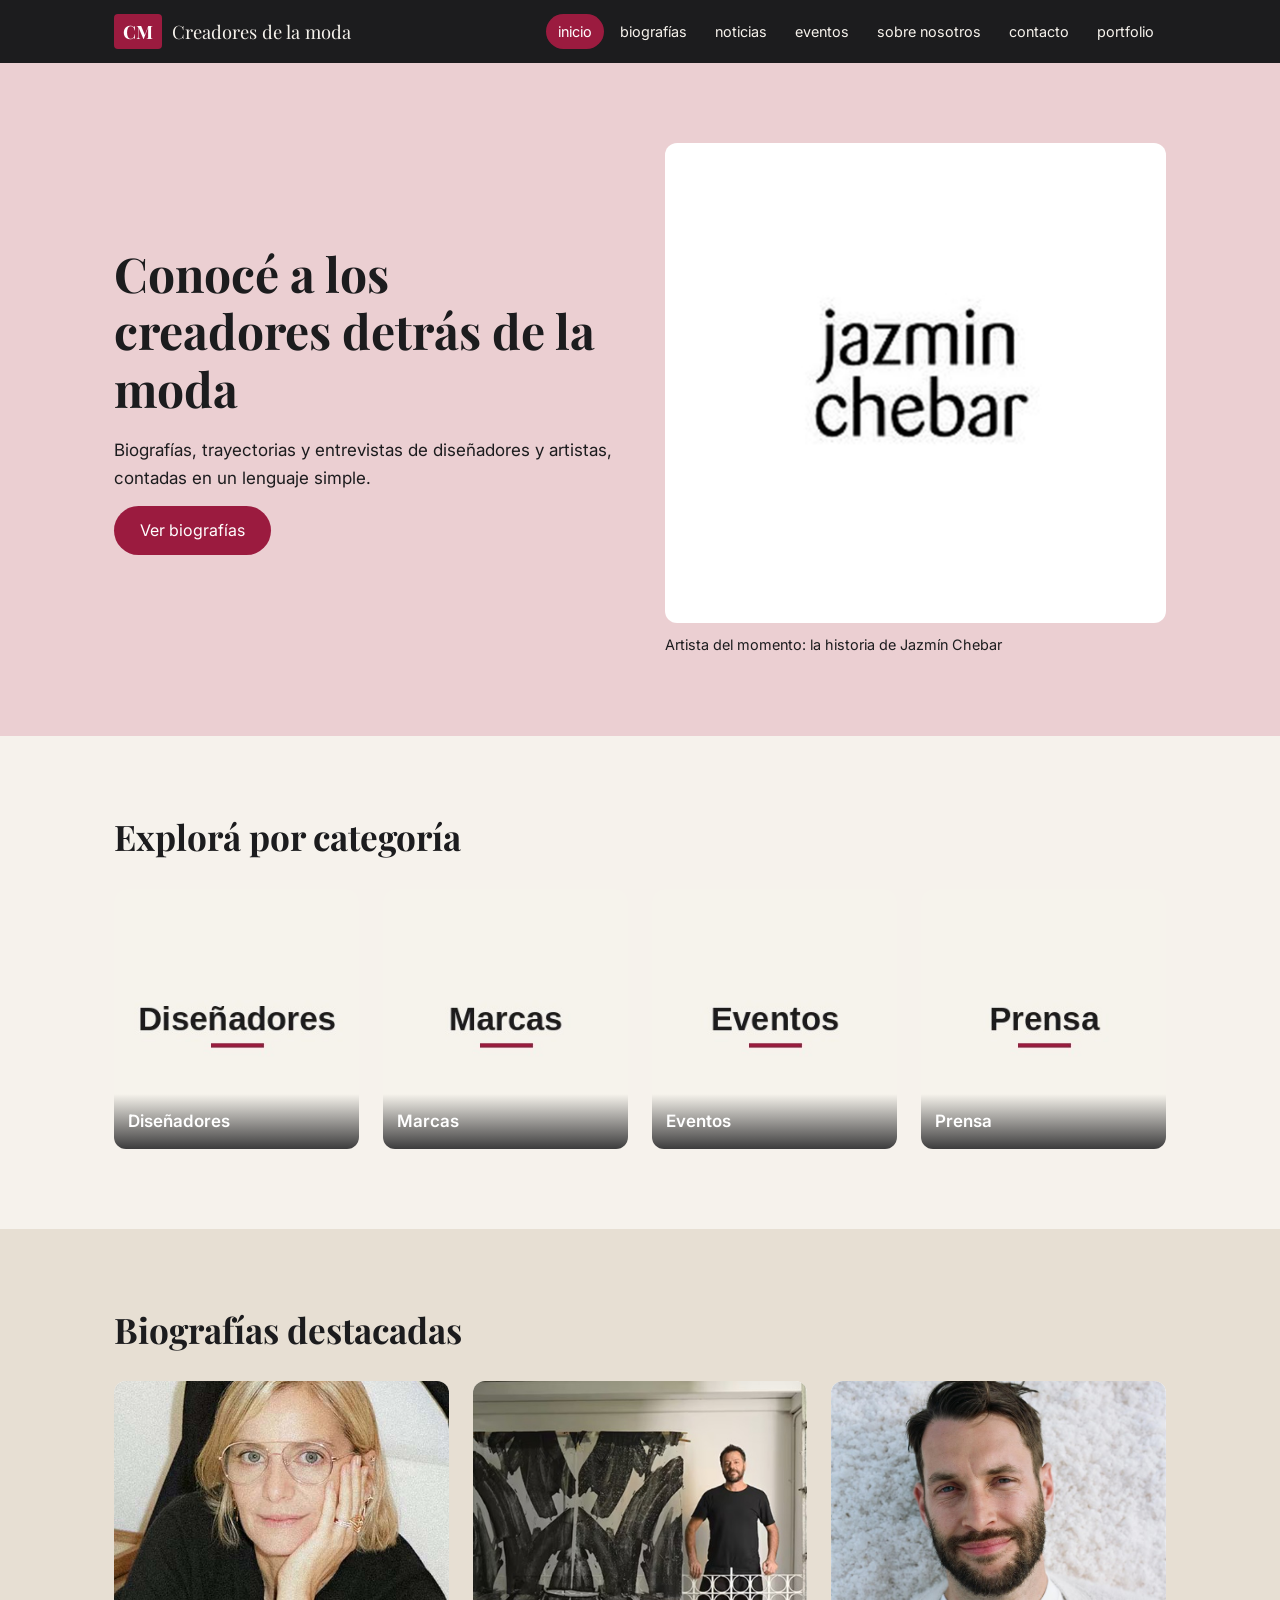
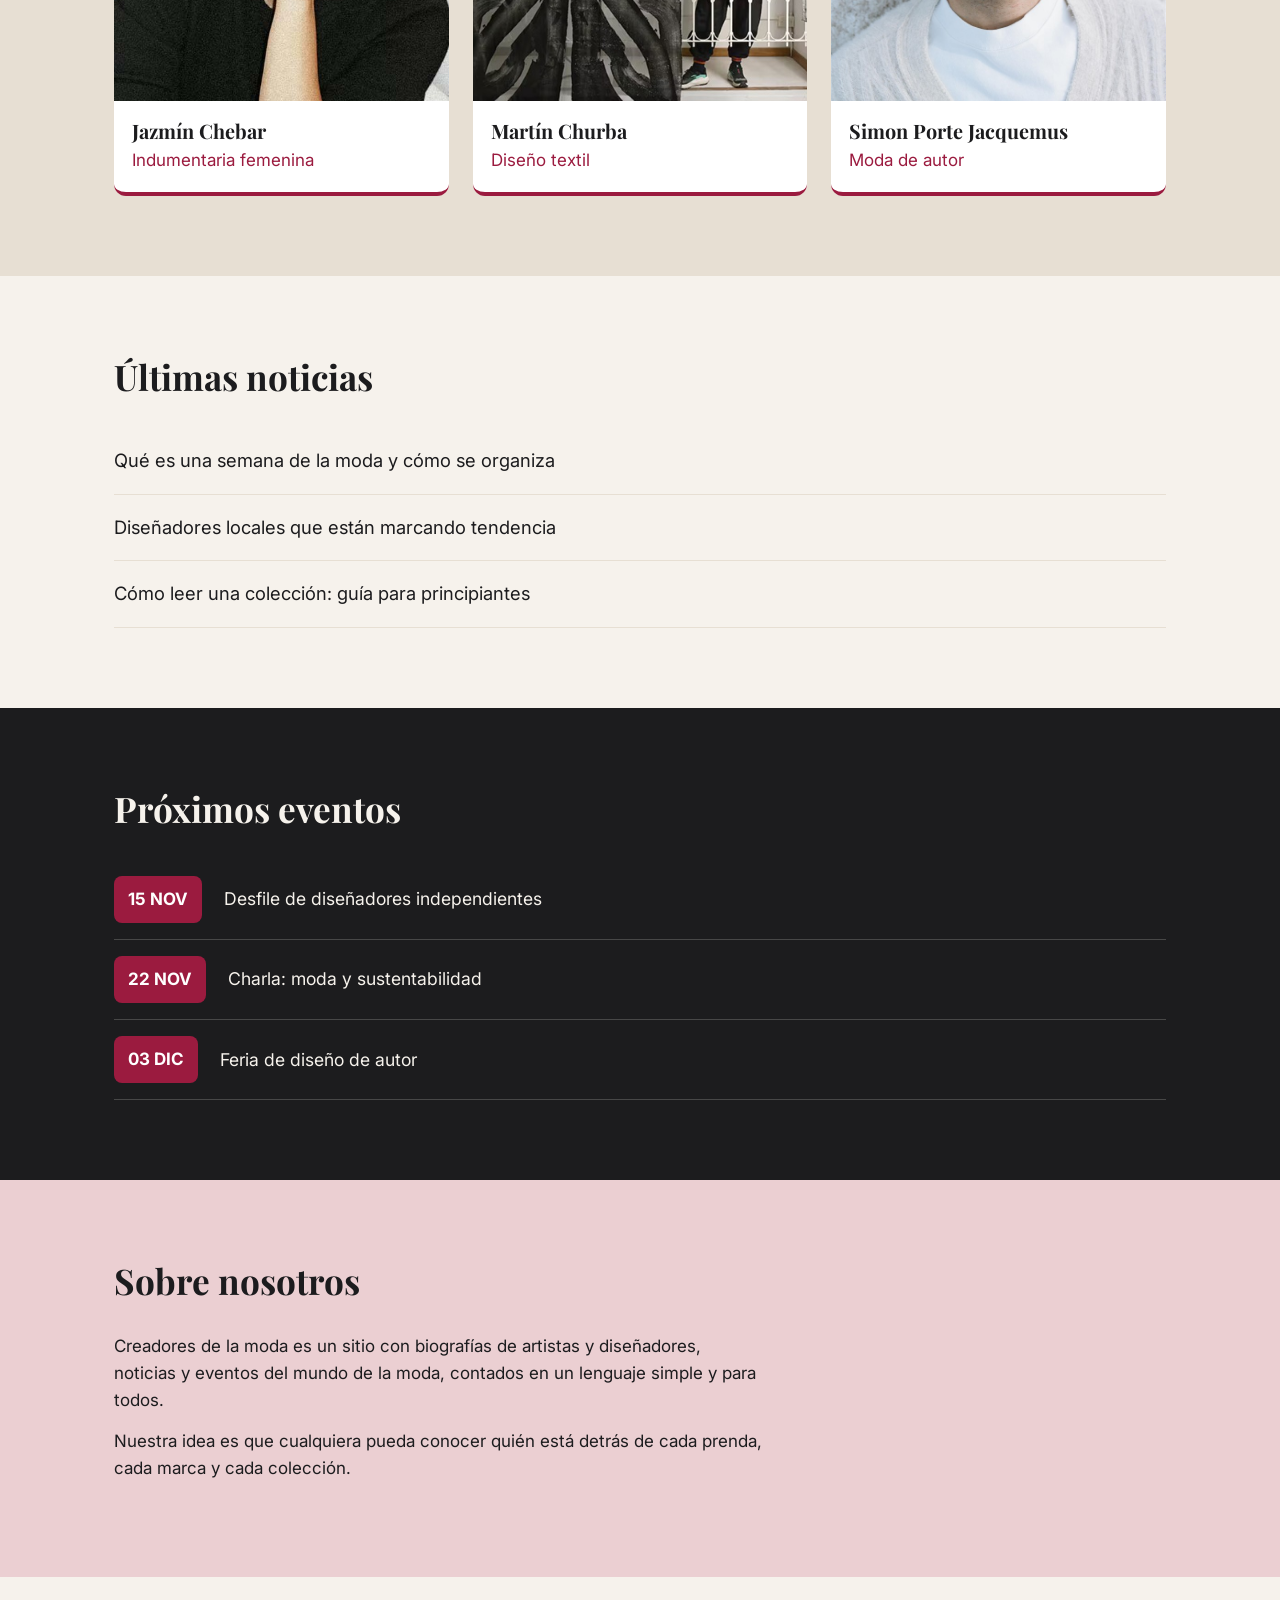
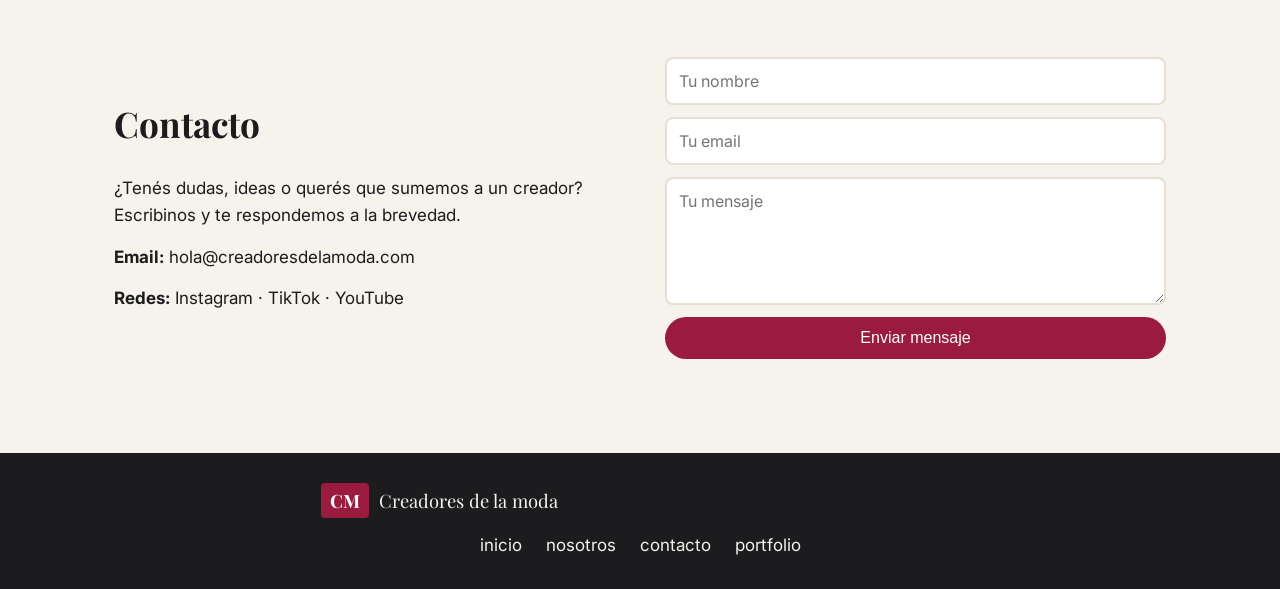
<file: Index.html>
<!DOCTYPE html>
<html lang="es">
<head>
    <meta charset="UTF-8">
    <meta name="viewport" content="width=device-width, initial-scale=1.0">
    <title>Creadores de la moda</title>
    <link rel="preconnect" href="https://fonts.googleapis.com">
    <link rel="preconnect" href="https://fonts.gstatic.com" crossorigin>
    <link href="https://fonts.googleapis.com/css2?family=Inter:wght@400;600&family=Playfair+Display:wght@500;700&display=swap" rel="stylesheet">
    <link rel="stylesheet" href="./css/stylesheets.css">
</head>
<body>
    <!-- HEADER + MENU FIJO (explorer) -->
    <header>
        <div class="contenedor barra">
            <a class="logo" href="#inicio"><span>CM</span> Creadores de la moda</a>
            <nav class="explorer" aria-label="Principal">
                <ul>
                    <li><a href="#inicio">inicio</a></li>
                    <li><a href="#biografias">biografías</a></li>
                    <li><a href="#noticias">noticias</a></li>
                    <li><a href="#eventos">eventos</a></li>
                    <li><a href="#nosotros">sobre nosotros</a></li>
                    <li><a href="#contacto">contacto</a></li>
                    <li><a href="./pages/portfolio.html">portfolio</a></li>
                </ul>
            </nav>
        </div>
    </header>

    <main>
        <!-- INICIO -->
        <section id="inicio" class="hero">
            <div class="contenedor dos-columnas">
                <div>
                    <h1>Conocé a los creadores detrás de la moda</h1>
                    <p>Biografías, trayectorias y entrevistas de diseñadores y artistas, contadas en un lenguaje simple.</p>
                    <a class="boton" href="#biografias">Ver biografías</a>
                </div>
                <figure>
                    <img src="./Hilo/img/jazmin.jpg" alt="Retrato de Jazmín Chebar">
                    <figcaption>Artista del momento: la historia de Jazmín Chebar</figcaption>
                </figure>
            </div>
        </section>

        <!-- CATEGORIAS -->
        <section id="categorias">
            <div class="contenedor">
                <h2 class="titulo">Explorá por categoría</h2>
                <div class="grid cuatro">
                    <a class="categoria" href="#biografias"><img src="./Hilo/img/disenadores.jpg" alt="Categoría diseñadores"><span>Diseñadores</span></a>
                    <a class="categoria" href="#biografias"><img src="./Hilo/img/marcas.jpg" alt="Categoría marcas"><span>Marcas</span></a>
                    <a class="categoria" href="#eventos"><img src="./Hilo/img/eventos.jpg" alt="Categoría eventos"><span>Eventos</span></a>
                    <a class="categoria" href="#noticias"><img src="./Hilo/img/prensa.jpg" alt="Categoría prensa"><span>Prensa</span></a>
                </div>
            </div>
        </section>

        <!-- BIOGRAFIAS -->
        <section id="biografias" class="fondo-arena">
            <div class="contenedor">
                <h2 class="titulo">Biografías destacadas</h2>
                <div class="grid tres">
                    <article class="tarjeta">
                        <img src="./Hilo/img/jazzmin.jpg" alt="Retrato de Jazmín Chebar">
                        <div><h3>Jazmín Chebar</h3><p>Indumentaria femenina</p></div>
                    </article>
                    <article class="tarjeta">
                        <img src="./Hilo/img/martiin.jpg" alt="Retrato de Martín Churba">
                        <div><h3>Martín Churba</h3><p>Diseño textil</p></div>
                    </article>
                    <article class="tarjeta">
                        <img src="./Hilo/img/saimon.jpg" alt="Retrato de Simon Porte Jacquemus">
                        <div><h3>Simon Porte Jacquemus</h3><p>Moda de autor</p></div>
                    </article>
                </div>
            </div>
        </section>

        <!-- NOTICIAS -->
        <section id="noticias">
            <div class="contenedor">
                <h2 class="titulo">Últimas noticias</h2>
                <ul class="lista-noticias">
                    <li><a href="#noticias">Qué es una semana de la moda y cómo se organiza</a></li>
                    <li><a href="#noticias">Diseñadores locales que están marcando tendencia</a></li>
                    <li><a href="#noticias">Cómo leer una colección: guía para principiantes</a></li>
                </ul>
            </div>
        </section>

        <!-- EVENTOS -->
        <section id="eventos" class="fondo-oscuro">
            <div class="contenedor">
                <h2 class="titulo">Próximos eventos</h2>
                <div class="evento"><span class="fecha">15 NOV</span><p>Desfile de diseñadores independientes</p></div>
                <div class="evento"><span class="fecha">22 NOV</span><p>Charla: moda y sustentabilidad</p></div>
                <div class="evento"><span class="fecha">03 DIC</span><p>Feria de diseño de autor</p></div>
            </div>
        </section>

        <!-- SOBRE NOSOTROS -->
        <section id="nosotros" class="fondo-rosa">
            <div class="contenedor">
                <h2 class="titulo">Sobre nosotros</h2>
                <!-- CAMBIAR: ajustá el texto con tus palabras -->
                <p>Creadores de la moda es un sitio con biografías de artistas y diseñadores, noticias y eventos del mundo de la moda, contados en un lenguaje simple y para todos.</p>
                <p>Nuestra idea es que cualquiera pueda conocer quién está detrás de cada prenda, cada marca y cada colección.</p>
            </div>
        </section>

        <!-- CONTACTO -->
        <section id="contacto">
            <div class="contenedor dos-columnas">
                <div>
                    <h2 class="titulo">Contacto</h2>
                    <p>¿Tenés dudas, ideas o querés que sumemos a un creador? Escribinos y te respondemos a la brevedad.</p>
                    <!-- CAMBIAR: tu mail y tus redes reales -->
                    <p><strong>Email:</strong> hola@creadoresdelamoda.com</p>
                    <p><strong>Redes:</strong> Instagram · TikTok · YouTube</p>
                </div>
                <div>
                    <form class="formulario" id="form-contacto">
                        <input type="text" placeholder="Tu nombre" required>
                        <input type="email" placeholder="Tu email" required>
                        <textarea rows="5" placeholder="Tu mensaje" required></textarea>
                        <button type="submit" class="boton">Enviar mensaje</button>
                    </form>
                    <p id="mensaje-enviado" hidden>¡Gracias! Recibimos tu mensaje.</p>
                </div>
            </div>
        </section>
    </main>

    <footer>
        <div class="contenedor">
            <p class="logo"><span>CM</span> Creadores de la moda</p>
            <ul>
                <li><a href="#inicio">inicio</a></li>
                <li><a href="#nosotros">nosotros</a></li>
                <li><a href="#contacto">contacto</a></li>
                <li><a href="./pages/portfolio.html">portfolio</a></li>
            </ul>
        </div>
    </footer>

    <script>
        // Formulario: muestra el mensaje de gracias sin recargar la página
        document.getElementById('form-contacto').addEventListener('submit', function (e) {
            e.preventDefault();
            document.getElementById('mensaje-enviado').hidden = false;
            this.reset();
        });

        // Menú: marca la sección que estás mirando
        const links = document.querySelectorAll('.explorer a[href^="#"]');
        const observer = new IntersectionObserver(function (entries) {
            entries.forEach(function (entry) {
                if (entry.isIntersecting) {
                    links.forEach(function (l) {
                        l.classList.toggle('activo', l.getAttribute('href') === '#' + entry.target.id);
                    });
                }
            });
        }, { rootMargin: '-40% 0px -55% 0px' });
        document.querySelectorAll('main section[id]').forEach(function (s) { observer.observe(s); });
    </script>
</body>
</html>
</file>
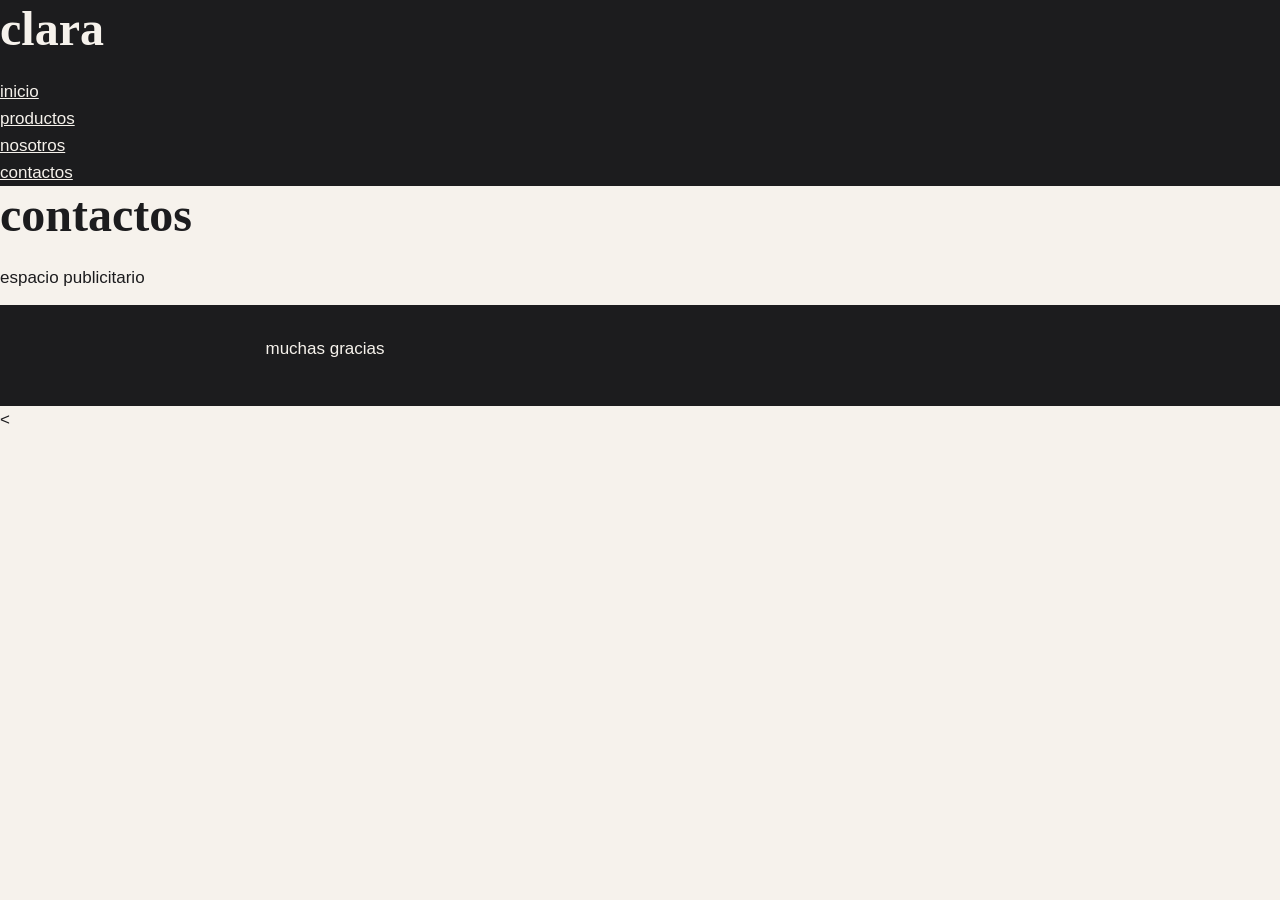
<file: pages/contactos.html>
<!DOCTYPE html>
<html lang="en">
<head>
    <meta charset="UTF-8">
    <meta name="viewport" content="width=device-width, initial-scale=1.0">
    <link rel="stylesheet" href="../css/stylesheets.css">
    <title>Document</title>
</head>
<body>
    <header><h1>clara</h1>
        <nav>

        </nav>
          <ul>
                <li><a href="../index2.html">inicio</a></li>
                <li><a href="productos.html">productos</a></li>
                <li><a href="nosotros.html">nosotros</a></li>
                <li><a href="contactos.html">contactos</a></li>
            </ul>
    </header>
    <main>
        <h1>contactos</h1>
        
        
        </ARTicle>
    </main>
    <aside>
        <p>espacio publicitario</p>
        
    </aside>
    <footer>
        <p>muchas gracias</p>

    </footer>
</body>
</html>
<
</file>
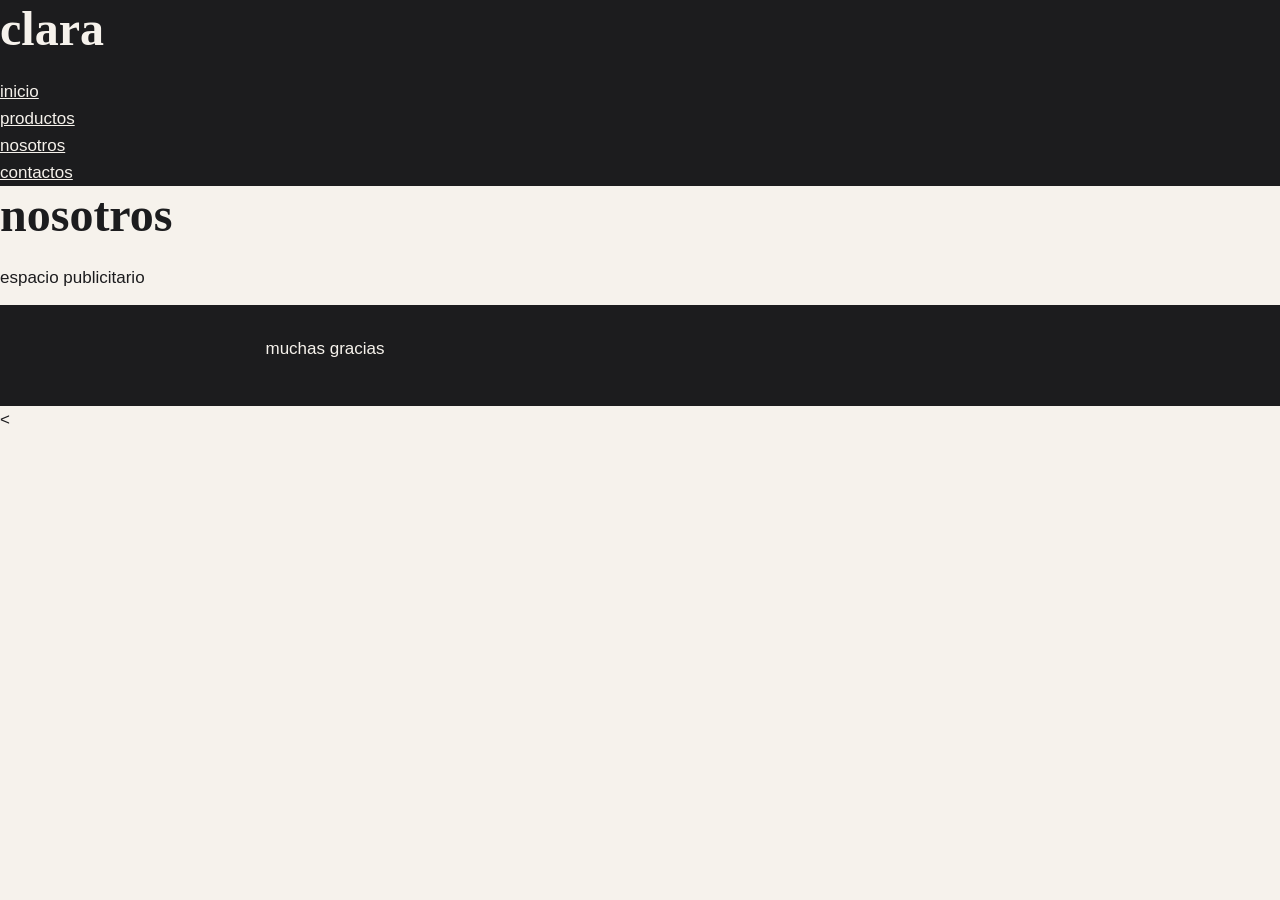
<file: pages/nosotros.html>
<!DOCTYPE html>
<html lang="en">
<head>
    <meta charset="UTF-8">
    <meta name="viewport" content="width=device-width, initial-scale=1.0">
    <link rel="stylesheet" href="../css/stylesheets.css">
    <title>Document</title>
</head>
<body>
    <header><h1>clara</h1>
        <nav>
          <ul>
                <li><a href="../index2.html">inicio</a></li>
                <li><a href="productos.html">productos</a></li>
                <li><a href="nosotros.html">nosotros</a></li>
                <li><a href="contactos.html">contactos</a></li>
            </ul>
        </nav>

    </header>
    <main>
       <h1>nosotros</h1>
        
        
        </ARTicle>
    </main>
    <aside>
        <p>espacio publicitario</p>
        
    </aside>
    <footer>
        <p>muchas gracias</p>

    </footer>
</body>
</html>
<
</file>
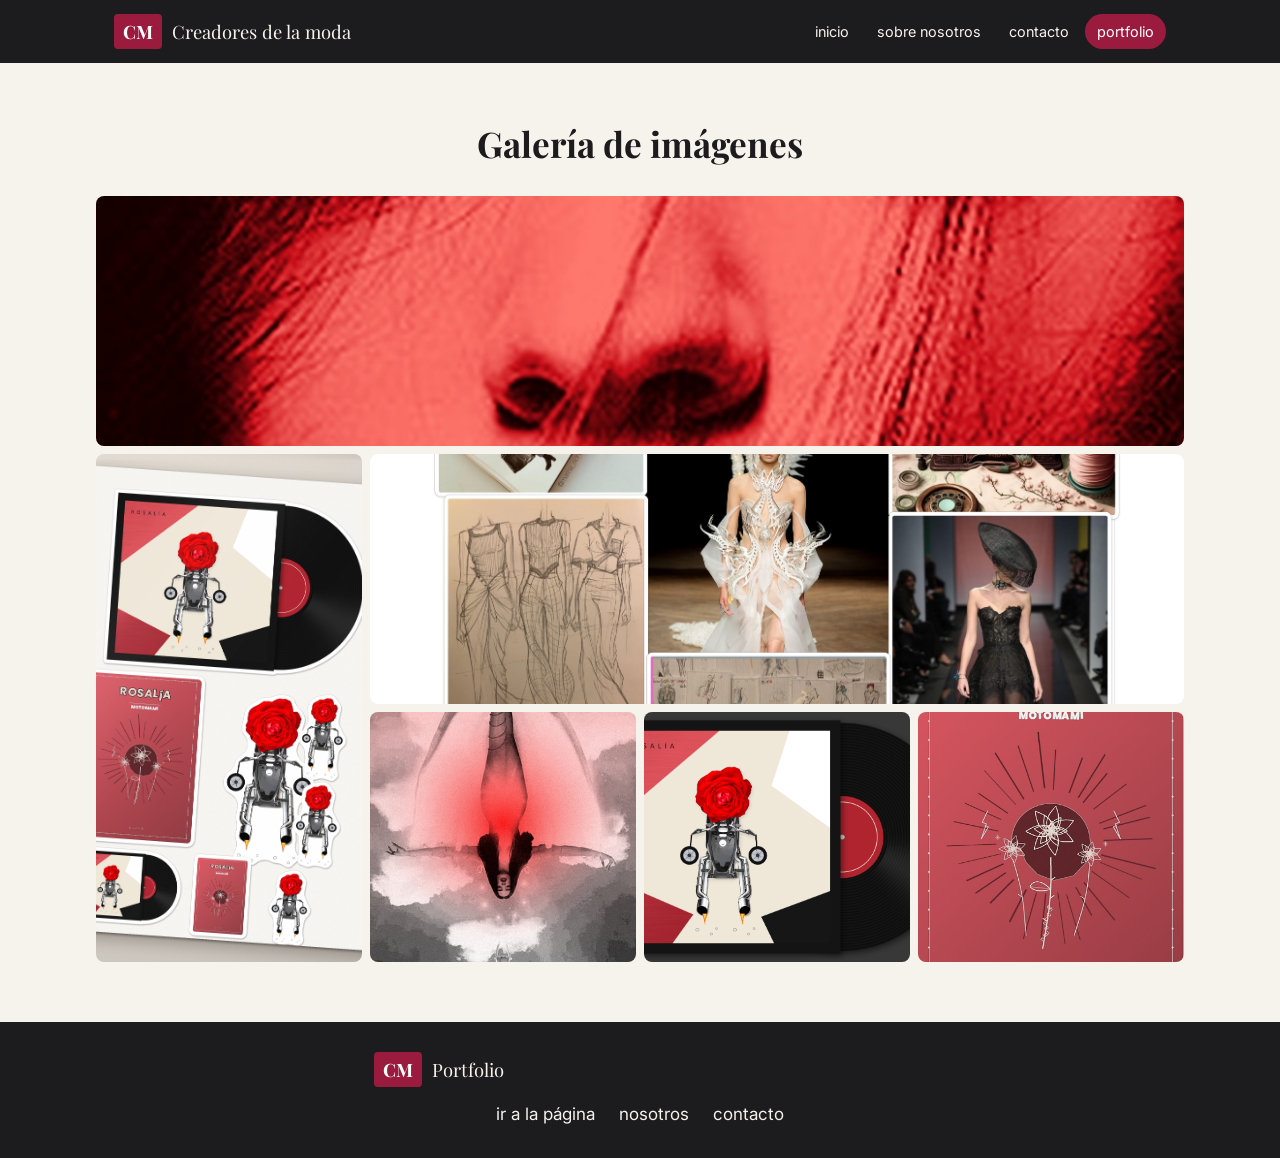
<file: pages/portfolio.html>
<!DOCTYPE html>
<html lang="es">
<head>
    <meta charset="UTF-8">
    <meta name="viewport" content="width=device-width, initial-scale=1.0">
    <title>Portfolio - Creadores de la moda</title>
    <link rel="preconnect" href="https://fonts.googleapis.com">
    <link rel="preconnect" href="https://fonts.gstatic.com" crossorigin>
    <link href="https://fonts.googleapis.com/css2?family=Inter:wght@400;600&family=Playfair+Display:wght@500;700&display=swap" rel="stylesheet">
    <link rel="stylesheet" href="../css/stylesheets.css">
</head>
<body>
    <header>
        <div class="contenedor barra">
            <a class="logo" href="../index.html"><span>CM</span> Creadores de la moda</a>
            <nav class="explorer" aria-label="Principal">
                <ul>
                    <li><a href="../index.html">inicio</a></li>
                    <li><a href="../index.html#nosotros">sobre nosotros</a></li>
                    <li><a href="../index.html#contacto">contacto</a></li>
                    <li><a href="portfolio.html" class="activo">portfolio</a></li>
                </ul>
            </nav>
        </div>
    </header>

    <main>
        <section class="section-principal">
            <h2 class="titulo">Galería de imágenes</h2>
            <div class="galeria">
               <img class="pic1" alt="" src="../Hilo/img/Rosalia_Los_angeles_editada.jpg">
<img class="pic2" alt="" src="../Hilo/img/mockup_stickers.png">
<img class="pic3" alt="" src="../Hilo/img/Moodboard.png">
<img class="pic4" alt="" src="../Hilo/img/El_mal_querer_gris_rojo.jpg">
<img class="pic5" alt="" src="../Hilo/img/tapa_rosalia_vinilo_torso.png">
<img class="pic6" alt="" src="../Hilo/img/tapa_motomami_fondo_claro_HD.png"
            </div>
        </section>
    </main>

    <footer>
        <div class="contenedor">
            <p class="logo"><span>CM</span> Portfolio</p>
            <ul>
                <li><a href="../index.html">ir a la página</a></li>
                <li><a href="../index.html#nosotros">nosotros</a></li>
                <li><a href="../index.html#contacto">contacto</a></li>
            </ul>
        </div>
    </footer>
</body>
</html>
</file>
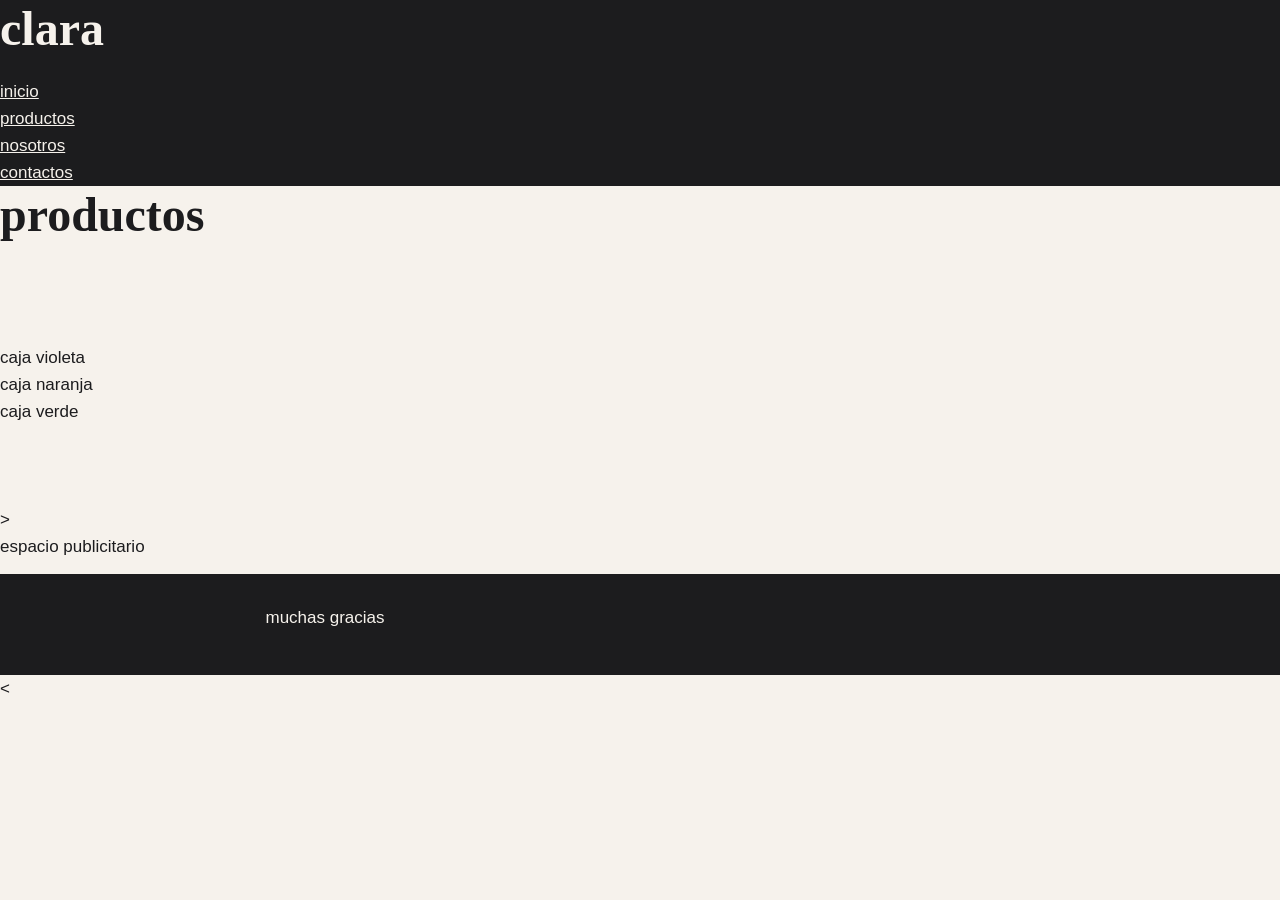
<file: pages/productos.html>
<!DOCTYPE html>
<html lang="en">
<head>
    <meta charset="UTF-8">
    <meta name="viewport" content="width=device-width, initial-scale=1.0">
   <link rel="stylesheet" href="../css/stylesheets.css">
    <title>Document</title>
</head>
<body>
    <header><h1>clara</h1>
        <nav>
          <ul>
                <li><a href="../index2.html">inicio</a></li>
                <li><a href="productos.html">productos</a></li>
                <li><a href="nosotros.html">nosotros</a></li>
                <li><a href="contactos.html">contactos</a></li>
            </ul>
        </nav>

    </header>
    <main>
       <h1>productos</h1>

       <section class="contenedor_productos">
        <div class="violeta">caja violeta</div>
        <div class="naranja">caja naranja</div>
        <div class="verde">caja verde</div>
       </section>

            >

        
        
        </ARTicle>
    </main>
    <aside>
        <p>espacio publicitario</p>
        
    </aside>
    <footer>
        <p>muchas gracias</p>

    </footer>
</body>
</html>
<
</file>
<file: css/stylesheets.css>
/* PALETA (la misma del Momento 2): crema, negro y bordó + rosa y arena de apoyo */
:root{
    --crema: #F6F2EC;
    --tinta: #1C1C1E;
    --bordo: #9B1B3F;
    --rosa: #EBCFD2;
    --arena: #E7DFD3;
}

*{margin: 0; padding: 0; box-sizing: border-box;}
html{scroll-behavior: smooth;}

body{
    font-family: 'Inter', Arial, sans-serif;
    background: var(--crema);
    color: var(--tinta);
    font-size: 17px;
    line-height: 1.6;
}

h1, h2, h3{font-family: 'Playfair Display', Georgia, serif; line-height: 1.2;}
h1{font-size: 3rem; margin-bottom: 20px;}
.titulo{font-size: 2.2rem; margin-bottom: 30px;}
p{margin-bottom: 14px; max-width: 650px;}
img{max-width: 100%; display: block;}
a{color: inherit;}
ul{list-style: none;}

.contenedor{max-width: 1100px; margin: 0 auto; padding: 0 24px;}

/* HEADER + MENU (explorer) */
header{position: sticky; top: 0; z-index: 10; background: var(--tinta); color: var(--crema);}
.barra{display: flex; justify-content: space-between; align-items: center; flex-wrap: wrap; gap: 10px; padding-top: 14px; padding-bottom: 14px;}
.logo{display: flex; align-items: center; gap: 10px; text-decoration: none; font-family: 'Playfair Display', Georgia, serif; font-size: 1.15rem; margin: 0;}
.logo span{background: var(--bordo); color: white; padding: 3px 9px; border-radius: 4px; font-weight: 700;}
.explorer ul{display: flex; gap: 4px; flex-wrap: wrap;}
.explorer a{text-decoration: none; font-size: .9rem; padding: 6px 12px; border-radius: 20px; display: block;}
.explorer a:hover{background: rgba(255,255,255,.18);}
.explorer a.activo{background: var(--bordo); color: white;}

/* SECCIONES */
section{padding: 80px 0; scroll-margin-top: 70px;}
.fondo-arena{background: var(--arena);}
.fondo-rosa{background: var(--rosa);}
.fondo-oscuro{background: var(--tinta); color: var(--crema);}

.hero{background: var(--rosa);}
.dos-columnas{display: grid; grid-template-columns: 1fr 1fr; gap: 50px; align-items: center;}
.hero figure img{border-radius: 12px; width: 100%; max-height: 480px; object-fit: cover;}
.hero figcaption{margin-top: 10px; font-size: .9rem;}

.boton{
    display: inline-block; background: var(--bordo); color: white; text-decoration: none;
    padding: 12px 26px; border-radius: 30px; border: none; font-size: 1rem; cursor: pointer;
}
.boton:hover{background: var(--tinta);}

/* GRILLAS */
.grid{display: grid; gap: 24px;}
.cuatro{grid-template-columns: repeat(auto-fit, minmax(220px, 1fr));}
.tres{grid-template-columns: repeat(auto-fit, minmax(280px, 1fr));}

.categoria{position: relative; border-radius: 12px; overflow: hidden; display: block;}
.categoria img{width: 100%; height: 260px; object-fit: cover; transition: transform .3s;}
.categoria:hover img{transform: scale(1.05);}
.categoria span{position: absolute; left: 0; right: 0; bottom: 0; padding: 14px; color: white; background: linear-gradient(transparent, rgba(28,28,30,.85)); font-weight: 600;}

.tarjeta{background: white; border-radius: 12px; overflow: hidden; border-bottom: 4px solid var(--bordo);}
.tarjeta img{width: 100%; height: 320px; object-fit: cover;}
.tarjeta div{padding: 18px;}
.tarjeta p{margin: 4px 0 0; color: var(--bordo);}

/* NOTICIAS */
.lista-noticias li{border-bottom: 1px solid var(--arena); }
.lista-noticias a{display: block; padding: 18px 0; text-decoration: none; font-size: 1.15rem;}
.lista-noticias a:hover{color: var(--bordo); padding-left: 10px;}

/* EVENTOS */
.evento{display: flex; align-items: center; gap: 22px; padding: 16px 0; border-bottom: 1px solid rgba(246,242,236,.2);}
.evento p{margin: 0; font-size: 1.1rem;}
.fecha{background: var(--bordo); color: white; padding: 10px 14px; border-radius: 8px; font-weight: 700; min-width: 80px; text-align: center;}

/* CONTACTO */
.formulario{display: flex; flex-direction: column; gap: 12px; margin-bottom: 14px;}
.formulario input, .formulario textarea{padding: 12px; font-size: 1rem; font-family: inherit; border: 2px solid var(--arena); border-radius: 8px; background: white;}
.formulario input:focus, .formulario textarea:focus{outline: none; border-color: var(--bordo);}
#mensaje-enviado{font-weight: 600; color: var(--bordo);}

/* FOOTER */
footer{background: var(--tinta); color: var(--crema); padding: 30px 0; text-align: center;}
footer .logo{justify-content: center; margin-bottom: 14px;}
footer ul{display: flex; justify-content: center; gap: 24px; flex-wrap: wrap;}
footer a{text-decoration: none;}
footer a:hover{color: var(--rosa); text-decoration: underline;}

/* PORTFOLIO */
.section-principal{display: flex; flex-direction: column; align-items: center; padding: 60px 0;}
.galeria{
    display: grid;
    grid-template-columns: repeat(4, 1fr);
    grid-template-rows: repeat(3, 15.625rem);
    grid-template-areas:
    "pic1 pic1 pic1 pic1"
    "pic2 pic3 pic3 pic3"
    "pic2 pic4 pic5 pic6";
    width: 85%;
    max-width: 1100px;
    gap: 8px;
}
.galeria img{width: 100%; height: 100%; object-fit: cover; border-radius: 8px;}
.pic1{grid-area: pic1;} .pic2{grid-area: pic2;} .pic3{grid-area: pic3;}
.pic4{grid-area: pic4;} .pic5{grid-area: pic5;} .pic6{grid-area: pic6;}

/* CELULAR */
@media (max-width: 760px){
    h1{font-size: 2.2rem;}
    .dos-columnas{grid-template-columns: 1fr;}
    section{padding: 50px 0;}
}
</file>
